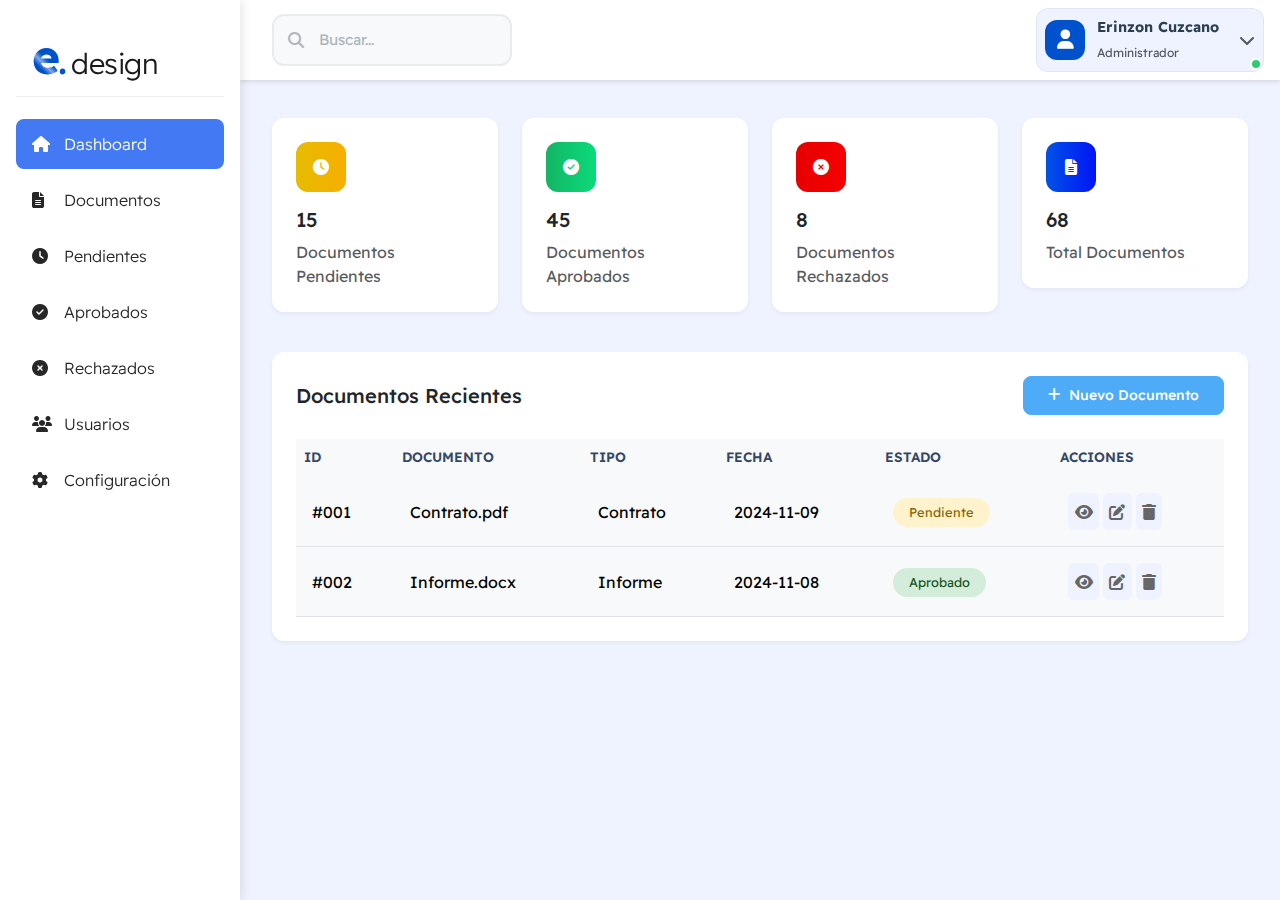
<file: dashboard.html>
<!DOCTYPE html>
<html lang="es">

<head>
    <meta charset="UTF-8">
    <meta name="viewport" content="width=device-width, initial-scale=1.0">
    <title>Dashboard - Sistema de Gestión</title>
    <link href="https://cdnjs.cloudflare.com/ajax/libs/bootstrap/5.3.2/css/bootstrap.min.css" rel="stylesheet">
    <link href="https://cdnjs.cloudflare.com/ajax/libs/font-awesome/6.4.2/css/all.min.css" rel="stylesheet">
    <link rel="stylesheet" href="assets/css/styles.css">
    <link rel="stylesheet" href="assets/css/dashboard.css">
</head>

<body>
    <!-- Sidebar -->
    <div class="sidebar" id="sidebar">
        <div class="sidebar-logo">
            <div class="logo">
                <span class="e-letter" style="font-size: 3rem;">e</span>
                <span class="dot" style="font-size: 2.5rem;">.</span>
                <span class="design-text" style="font-size: 1.8rem;">design</span>
            </div>
        </div>
        <nav class="nav flex-column sidebar-menu">
            <a class="nav-link active" href="#dashboard">
                <i class="fas fa-home"></i>
                Dashboard
            </a>
            <a class="nav-link" href="#documents">
                <i class="fas fa-file-alt"></i>
                Documentos
            </a>
            <a class="nav-link" href="#pending">
                <i class="fas fa-clock"></i>
                Pendientes
            </a>
            <a class="nav-link" href="#approved">
                <i class="fas fa-check-circle"></i>
                Aprobados
            </a>
            <a class="nav-link" href="#rejected">
                <i class="fas fa-times-circle"></i>
                Rechazados
            </a>
            <a class="nav-link" href="#users">
                <i class="fas fa-users"></i>
                Usuarios
            </a>
            <a class="nav-link" href="#settings">
                <i class="fas fa-cog"></i>
                Configuración
            </a>
        </nav>
    </div>

    <!-- Main Content -->
    <div class="main-content">
        <!-- Top Navigation -->
        <div class="top-nav">
            <button class="btn btn-primary d-md-none" id="toggleSidebar">
                <i class="fas fa-bars"></i>
            </button>
            <div class="search-bar">
                <i class="fas fa-search"></i>
                <input type="text" class="form-control" placeholder="Buscar...">
            </div>
            <div class="user-menu">
                <div class="user-profile" data-bs-toggle="dropdown" aria-expanded="false">
                    <div class="user-avatar">
                        <!-- Si tienes una imagen de usuario -->
                        <!-- <img src="path/to/avatar.jpg" alt="User Avatar" class="img-fluid"> -->
                        <!-- Si no tienes imagen -->
                        <i class="fas fa-user"></i>
                        <div class="user-status"></div>
                    </div>
                    <div class="user-info">
                        <div class="fw-bold">Erinzon Cuzcano</div>
                        <small class="text-muted">Administrador</small>
                    </div>
                    <i class="fas fa-chevron-down ms-2 text-muted"></i>
                </div>

                <!-- User Dropdown Menu -->
                <div class="dropdown-menu">
                    <div class="dropdown-header px-3 py-2">
                        <div class="text-muted fs-7">Bienvenido</div>
                        <div class="fw-bold">Erinzon Cuzcano</div>
                    </div>
                    <div class="dropdown-divider"></div>
                    <a class="dropdown-item" href="#profile">
                        <i class="fas fa-user-circle"></i>
                        Mi Perfil
                    </a>
                    <a class="dropdown-item" href="#messages">
                        <i class="fas fa-envelope"></i>
                        Mensajes
                        <span class="badge bg-primary rounded-pill ms-auto">3</span>
                    </a>
                    <a class="dropdown-item" href="#tasks">
                        <i class="fas fa-tasks"></i>
                        Tareas
                        <span class="badge bg-warning rounded-pill ms-auto">5</span>
                    </a>
                    <a class="dropdown-item" href="#settings">
                        <i class="fas fa-cog"></i>
                        Configuración
                    </a>
                    <div class="dropdown-divider"></div>
                    <a class="dropdown-item" href="#" id="logoutBtn">
                        <i class="fas fa-sign-out-alt"></i>
                        Cerrar Sesión
                    </a>
                </div>
            </div>
        </div>

        <!-- Dashboard Content -->
        <div class="container-fluid">
            <!-- Stats Cards -->
            <div class="row">
                <div class="col-md-3">
                    <div class="stats-card">
                        <div class="stats-icon stats-pending">
                            <i class="fas fa-clock"></i>
                        </div>
                        <h3 class="fs-5">15</h3>
                        <p class="text-muted mb-0">Documentos Pendientes</p>
                    </div>
                </div>
                <div class="col-md-3">
                    <div class="stats-card">
                        <div class="stats-icon stats-approved">
                            <i class="fas fa-check-circle"></i>
                        </div>
                        <h3 class="fs-5">45</h3>
                        <p class="text-muted mb-0">Documentos Aprobados</p>
                    </div>
                </div>
                <div class="col-md-3">
                    <div class="stats-card">
                        <div class="stats-icon stats-rejected">
                            <i class="fas fa-times-circle"></i>
                        </div>
                        <h3 class="fs-5">8</h3>
                        <p class="text-muted mb-0">Documentos Rechazados</p>
                    </div>
                </div>
                <div class="col-md-3">
                    <div class="stats-card">
                        <div class="stats-icon stats-total">
                            <i class="fas fa-file-alt"></i>
                        </div>
                        <h3 class="fs-5">68</h3>
                        <p class="text-muted mb-0">Total Documentos</p>
                    </div>
                </div>
            </div>

            <!-- Recent Documents Table -->
            <div class="documents-table mt-4">
                <div class="d-flex justify-content-between align-items-center mb-4">
                    <h5 class="mb-0">Documentos Recientes</h5>
                    <button class="btn btn-primary btn-sm">
                        <i class="fas fa-plus me-2"></i>Nuevo Documento
                    </button>
                </div>
                <div class="table-responsive">
                    <table class="table">
                        <thead>
                            <tr>
                                <th>ID</th>
                                <th>Documento</th>
                                <th>Tipo</th>
                                <th>Fecha</th>
                                <th>Estado</th>
                                <th>Acciones</th>
                            </tr>
                        </thead>
                        <tbody>
                            <tr>
                                <td>#001</td>
                                <td>Contrato.pdf</td>
                                <td>Contrato</td>
                                <td>2024-11-09</td>
                                <td>
                                    <span class="status-badge status-pending">Pendiente</span>
                                </td>
                                <td>
                                    <button class="action-btn" title="Ver">
                                        <i class="fas fa-eye"></i>
                                    </button>
                                    <button class="action-btn" title="Editar">
                                        <i class="fas fa-edit"></i>
                                    </button>
                                    <button class="action-btn" title="Eliminar">
                                        <i class="fas fa-trash"></i>
                                    </button>
                                </td>
                            </tr>
                            <tr>
                                <td>#002</td>
                                <td>Informe.docx</td>
                                <td>Informe</td>
                                <td>2024-11-08</td>
                                <td>
                                    <span class="status-badge status-approved">Aprobado</span>
                                </td>
                                <td>
                                    <button class="action-btn" title="Ver">
                                        <i class="fas fa-eye"></i>
                                    </button>
                                    <button class="action-btn" title="Editar">
                                        <i class="fas fa-edit"></i>
                                    </button>
                                    <button class="action-btn" title="Eliminar">
                                        <i class="fas fa-trash"></i>
                                    </button>
                                </td>
                            </tr>
                        </tbody>
                    </table>
                </div>
            </div>
        </div>
    </div>
    <script src="https://cdnjs.cloudflare.com/ajax/libs/bootstrap/5.3.2/js/bootstrap.bundle.min.js"></script>
    <script src="assets/js/dashboard.js"></script>


</body>
</file>
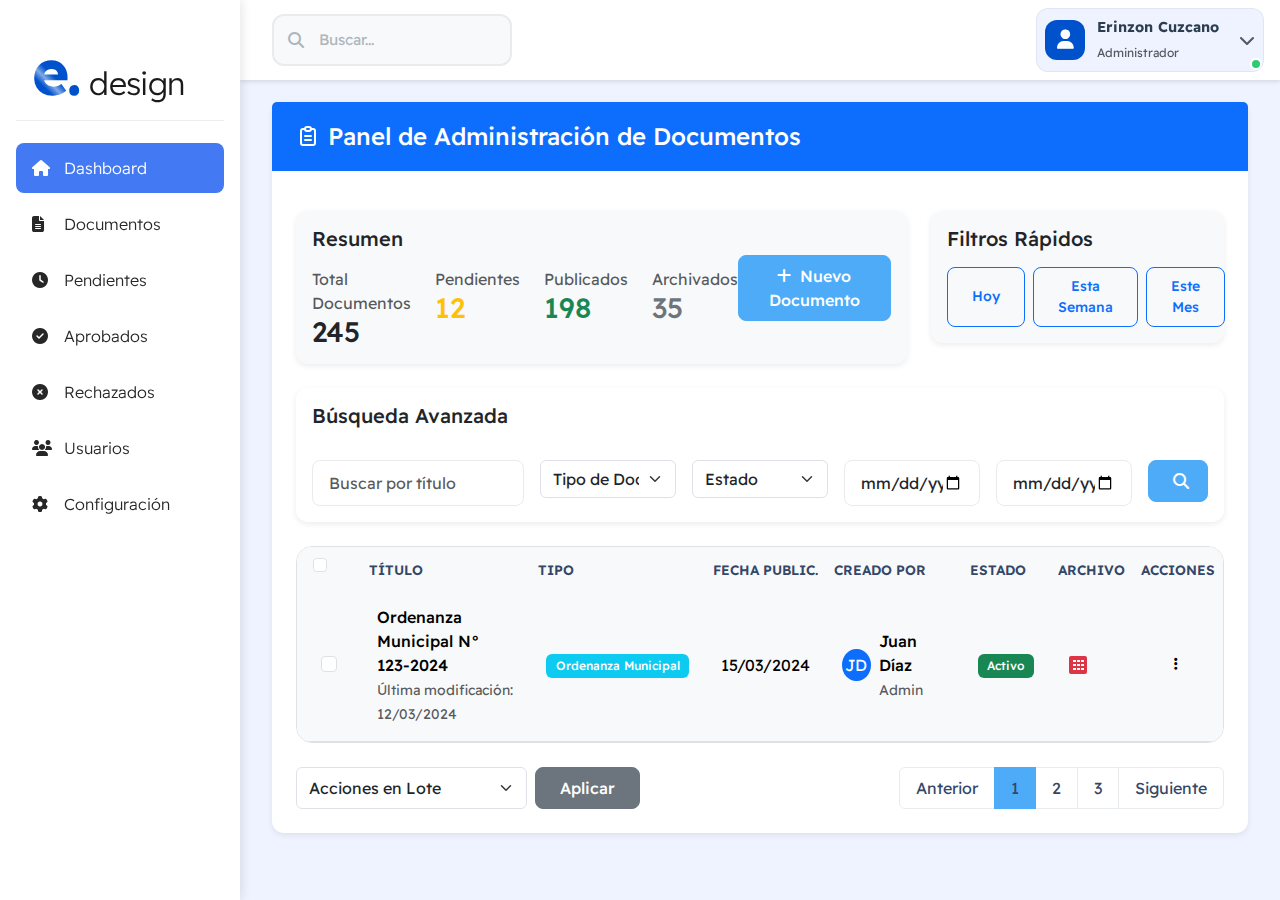
<file: documents-admin.html>
<!DOCTYPE html>
<html lang="es">

<head>
    <meta charset="UTF-8">
    <meta name="viewport" content="width=device-width, initial-scale=1.0">
    <title>Dashboard - Sistema de Gestión</title>
    <link href="https://cdnjs.cloudflare.com/ajax/libs/bootstrap/5.3.2/css/bootstrap.min.css" rel="stylesheet">
    <link href="https://cdnjs.cloudflare.com/ajax/libs/font-awesome/6.4.2/css/all.min.css" rel="stylesheet">
    <link rel="stylesheet" href="assets/css/styles.css">
    <link rel="stylesheet" href="assets/css/dashboard.css">
</head>

<body>
    <!-- Sidebar -->
    <div class="sidebar" id="sidebar">
        <div class="sidebar-logo">
            <div class="logo">
                <span class="e-letter" style="font-size: 4rem;">e</span>
                <span class="dot">.</span>
                <span class="design-text" style="font-size: 2rem;">design</span>
            </div>
        </div>
        <nav class="nav flex-column">
            <a class="nav-link active" href="#dashboard">
                <i class="fas fa-home"></i>
                Dashboard
            </a>
            <a class="nav-link" href="#documents">
                <i class="fas fa-file-alt"></i>
                Documentos
            </a>
            <a class="nav-link" href="#pending">
                <i class="fas fa-clock"></i>
                Pendientes
            </a>
            <a class="nav-link" href="#approved">
                <i class="fas fa-check-circle"></i>
                Aprobados
            </a>
            <a class="nav-link" href="#rejected">
                <i class="fas fa-times-circle"></i>
                Rechazados
            </a>
            <a class="nav-link" href="#users">
                <i class="fas fa-users"></i>
                Usuarios
            </a>
            <a class="nav-link" href="#settings">
                <i class="fas fa-cog"></i>
                Configuración
            </a>
        </nav>
    </div>

    <!-- Main Content -->
    <div class="main-content">
        <!-- Top Navigation -->
        <div class="top-nav">
            <button class="btn btn-primary d-md-none" id="toggleSidebar">
                <i class="fas fa-bars"></i>
            </button>
            <div class="search-bar">
                <i class="fas fa-search"></i>
                <input type="text" class="form-control" placeholder="Buscar...">
            </div>
            <div class="user-menu">
                <div class="user-profile" data-bs-toggle="dropdown" aria-expanded="false">
                    <div class="user-avatar">
                        <!-- Si tienes una imagen de usuario -->
                        <!-- <img src="path/to/avatar.jpg" alt="User Avatar" class="img-fluid"> -->
                        <!-- Si no tienes imagen -->
                        <i class="fas fa-user"></i>
                        <div class="user-status"></div>
                    </div>
                    <div class="user-info">
                        <div class="fw-bold">Erinzon Cuzcano</div>
                        <small class="text-muted">Administrador</small>
                    </div>
                    <i class="fas fa-chevron-down ms-2 text-muted"></i>
                </div>

                <!-- User Dropdown Menu -->
                <div class="dropdown-menu">
                    <div class="dropdown-header px-3 py-2">
                        <div class="text-muted fs-7">Bienvenido</div>
                        <div class="fw-bold">Erinzon Cuzcano</div>
                    </div>
                    <div class="dropdown-divider"></div>
                    <a class="dropdown-item" href="#profile">
                        <i class="fas fa-user-circle"></i>
                        Mi Perfil
                    </a>
                    <a class="dropdown-item" href="#messages">
                        <i class="fas fa-envelope"></i>
                        Mensajes
                        <span class="badge bg-primary rounded-pill ms-auto">3</span>
                    </a>
                    <a class="dropdown-item" href="#tasks">
                        <i class="fas fa-tasks"></i>
                        Tareas
                        <span class="badge bg-warning rounded-pill ms-auto">5</span>
                    </a>
                    <a class="dropdown-item" href="#settings">
                        <i class="fas fa-cog"></i>
                        Configuración
                    </a>
                    <div class="dropdown-divider"></div>
                    <a class="dropdown-item" href="#" id="logoutBtn">
                        <i class="fas fa-sign-out-alt"></i>
                        Cerrar Sesión
                    </a>
                </div>
            </div>
        </div>

        <!-- Dashboard Content -->
        <div class="container-fluid">
            <!-- Panel de Administración de Documentos -->
            <div class="card">
                <div class="card-header bg-primary">
                    <h4 class="mb-0 text-white d-flex align-items-center">
                        <svg xmlns="http://www.w3.org/2000/svg" width="24" height="24" viewBox="0 0 24 24" fill="none"
                            stroke="currentColor" stroke-width="2" stroke-linecap="round" stroke-linejoin="round"
                            class="me-2">
                            <path stroke="none" d="M0 0h24v24H0z" fill="none" />
                            <path
                                d="M9 5h-2a2 2 0 0 0 -2 2v12a2 2 0 0 0 2 2h10a2 2 0 0 0 2 -2v-12a2 2 0 0 0 -2 -2h-2" />
                            <path d="M9 3m0 2a2 2 0 0 1 2 -2h2a2 2 0 0 1 2 2v0a2 2 0 0 1 -2 2h-2a2 2 0 0 1 -2 -2z" />
                            <path d="M9 12h6" />
                            <path d="M9 16h6" />
                        </svg>
                        Panel de Administración de Documentos
                    </h4>
                </div>
                <div class="card-body p-4">
                    <!-- Controles superiores -->
                    <div class="row mb-4">
                        <div class="col-md-8">
                            <div class="card bg-light">
                                <div class="card-body p-3">
                                    <div class="d-flex justify-content-between align-items-center">
                                        <div>
                                            <h5 class="card-title mb-0">Resumen</h5>
                                            <div class="d-flex gap-4 mt-3">
                                                <div>
                                                    <span class="d-block text-muted">Total Documentos</span>
                                                    <h3 class="mb-0">245</h3>
                                                </div>
                                                <div>
                                                    <span class="d-block text-muted">Pendientes</span>
                                                    <h3 class="mb-0 text-warning">12</h3>
                                                </div>
                                                <div>
                                                    <span class="d-block text-muted">Publicados</span>
                                                    <h3 class="mb-0 text-success">198</h3>
                                                </div>
                                                <div>
                                                    <span class="d-block text-muted">Archivados</span>
                                                    <h3 class="mb-0 text-secondary">35</h3>
                                                </div>
                                            </div>
                                        </div>
                                        <button class="btn btn-primary" data-bs-toggle="modal"
                                            data-bs-target="#newDocumentModal">
                                            <i class="fas fa-plus me-2"></i>Nuevo Documento
                                        </button>
                                    </div>
                                </div>
                            </div>
                        </div>
                        <div class="col-md-4">
                            <div class="card bg-light">
                                <div class="card-body p-3">
                                    <h5 class="card-title">Filtros Rápidos</h5>
                                    <div class="d-flex gap-2 mt-3">
                                        <button class="btn btn-outline-primary btn-sm">Hoy</button>
                                        <button class="btn btn-outline-primary btn-sm">Esta Semana</button>
                                        <button class="btn btn-outline-primary btn-sm">Este Mes</button>
                                    </div>
                                </div>
                            </div>
                        </div>
                    </div>

                    <!-- Búsqueda Avanzada -->
                    <div class="card mb-4">
                        <div class="card-body">
                            <h5 class="card-title mb-3">Búsqueda Avanzada</h5>
                            <form id="adminSearchForm" class="row g-3">
                                <div class="col-md-3">
                                    <input type="text" class="form-control" placeholder="Buscar por título">
                                </div>
                                <div class="col-md-2">
                                    <select class="form-select">
                                        <option value="">Tipo de Documento</option>
                                        <option value="1">Acuerdo Concejo</option>
                                        <option value="2">Decretos Municipal</option>
                                        <option value="3">Ordenanza Municipal</option>
                                        <option value="4">Resolución Alcaldía</option>
                                    </select>
                                </div>
                                <div class="col-md-2">
                                    <select class="form-select">
                                        <option value="">Estado</option>
                                        <option value="1">Activo</option>
                                        <option value="2">Pendiente</option>
                                        <option value="3">Archivado</option>
                                        <option value="4">Eliminado</option>
                                    </select>
                                </div>
                                <div class="col-md-2">
                                    <input type="date" class="form-control" placeholder="Fecha desde">
                                </div>
                                <div class="col-md-2">
                                    <input type="date" class="form-control" placeholder="Fecha hasta">
                                </div>
                                <div class="col-md-1">
                                    <button type="submit" class="btn btn-primary w-100">
                                        <i class="fas fa-search"></i>
                                    </button>
                                </div>
                            </form>
                        </div>
                    </div>

                    <!-- Tabla de Documentos -->
                    <div class="table-responsive border rounded-4">
                        <table class="table mb-0 align-middle">
                            <thead class="bg-light">
                                <tr>
                                    <th class="border-0">
                                        <div class="form-check ms-2">
                                            <input class="form-check-input" type="checkbox" id="selectAll">
                                        </div>
                                    </th>
                                    <th class="border-0">Título</th>
                                    <th class="border-0">Tipo</th>
                                    <th class="border-0">Fecha Public.</th>
                                    <th class="border-0">Creado Por</th>
                                    <th class="border-0">Estado</th>
                                    <th class="border-0">Archivo</th>
                                    <th class="border-0">Acciones</th>
                                </tr>
                            </thead>
                            <tbody>
                                <tr>
                                    <td>
                                        <div class="form-check ms-2">
                                            <input class="form-check-input" type="checkbox">
                                        </div>
                                    </td>
                                    <td class="text-wrap" style="max-width: 200px;">
                                        <p class="mb-0 fw-medium">Ordenanza Municipal N° 123-2024</p>
                                        <small class="text-muted">Última modificación: 12/03/2024</small>
                                    </td>
                                    <td>
                                        <span class="badge bg-info text-white">Ordenanza Municipal</span>
                                    </td>
                                    <td>15/03/2024</td>
                                    <td>
                                        <div class="d-flex align-items-center">
                                            <div class="bg-primary rounded-circle d-flex align-items-center justify-content-center text-white"
                                                style="width: 32px; height: 32px;">
                                                JD
                                            </div>
                                            <div class="ms-2">
                                                <p class="mb-0 fw-medium">Juan Díaz</p>
                                                <small class="text-muted">Admin</small>
                                            </div>
                                        </div>
                                    </td>
                                    <td>
                                        <span class="badge bg-success">Activo</span>
                                    </td>
                                    <td>
                                        <a href="#" class="text-danger">
                                            <svg xmlns="http://www.w3.org/2000/svg" width="24" height="24"
                                                viewBox="0 0 24 24">
                                                <path fill="currentColor"
                                                    d="M19 3H5c-1.1 0-2 .9-2 2v14c0 1.1.9 2 2 2h14c1.1 0 2-.9 2-2V5c0-1.1-.9-2-2-2m-9 14H7v-2h3v2m0-4H7v-2h3v2m0-4H7V7h3v2m4 8h-3v-2h3v2m0-4h-3v-2h3v2m0-4h-3V7h3v2m4 8h-3v-2h3v2m0-4h-3v-2h3v2m0-4h-3V7h3v2z" />
                                            </svg>
                                        </a>
                                    </td>
                                    <td>
                                        <div class="dropdown">
                                            <button class="btn btn-light btn-sm" type="button"
                                                data-bs-toggle="dropdown">
                                                <i class="fas fa-ellipsis-v"></i>
                                            </button>
                                            <ul class="dropdown-menu">
                                                <li><a class="dropdown-item" href="#"><i
                                                            class="fas fa-edit me-2"></i>Editar</a>
                                                </li>
                                                <li><a class="dropdown-item" href="#"><i class="fas fa-eye me-2"></i>Ver
                                                        Detalles</a></li>
                                                <li><a class="dropdown-item" href="#"><i
                                                            class="fas fa-history me-2"></i>Ver
                                                        Historial</a></li>
                                                <li>
                                                    <hr class="dropdown-divider">
                                                </li>
                                                <li><a class="dropdown-item text-danger" href="#"><i
                                                            class="fas fa-trash me-2"></i>Eliminar</a></li>
                                            </ul>
                                        </div>
                                    </td>
                                </tr>
                                <!-- Más filas aquí... -->
                            </tbody>
                        </table>
                    </div>

                    <!-- Paginación y Acciones en Lote -->
                    <div class="d-flex justify-content-between align-items-center mt-4">
                        <div class="d-flex gap-2">
                            <select class="form-select" style="width: auto;">
                                <option value="">Acciones en Lote</option>
                                <option value="archive">Archivar Seleccionados</option>
                                <option value="delete">Eliminar Seleccionados</option>
                                <option value="export">Exportar Seleccionados</option>
                            </select>
                            <button class="btn btn-secondary">Aplicar</button>
                        </div>
                        <nav aria-label="Page navigation">
                            <ul class="pagination mb-0">
                                <li class="page-item"><a class="page-link" href="#">Anterior</a></li>
                                <li class="page-item active"><a class="page-link" href="#">1</a></li>
                                <li class="page-item"><a class="page-link" href="#">2</a></li>
                                <li class="page-item"><a class="page-link" href="#">3</a></li>
                                <li class="page-item"><a class="page-link" href="#">Siguiente</a></li>
                            </ul>
                        </nav>
                    </div>
                </div>
            </div>

            <!-- Modal para Nuevo Documento -->
            <div class="modal fade" id="newDocumentModal" tabindex="-1">
                <div class="modal-dialog modal-lg">
                    <div class="modal-content">
                        <div class="modal-header">
                            <h5 class="modal-title">Crear Nuevo Documento</h5>
                            <button type="button" class="btn-close" data-bs-dismiss="modal"></button>
                        </div>
                        <div class="modal-body">
                            <form id="newDocumentForm">
                                <div class="row g-3">
                                    <div class="col-md-6">
                                        <label class="form-label">Título del Documento</label>
                                        <input type="text" class="form-control" required>
                                    </div>
                                    <div class="col-md-6">
                                        <label class="form-label">Tipo de Documento</label>
                                        <select class="form-select" required>
                                            <option value="">Seleccionar...</option>
                                            <option>Acuerdo Concejo</option>
                                            <option>Decretos Municipal</option>
                                            <option>Ordenanza Municipal</option>
                                            <option>Resolución Alcaldía</option>
                                        </select>
                                    </div>
                                    <div class="col-12">
                                        <label class="form-label">Descripción</label>
                                        <textarea class="form-control" rows="3"></textarea>
                                    </div>
                                    <div class="col-md-6">
                                        <label class="form-label">Fecha de Publicación</label>
                                        <input type="date" class="form-control">
                                    </div>
                                    <div class="col-md-6">
                                        <label class="form-label">Estado</label>
                                        <select class="form-select">
                                            <option>Borrador</option>
                                            <option>Pendiente de Revisión</option>
                                            <option>Publicado</option>
                                        </select>
                                    </div>
                                    <div class="col-12">
                                        <label class="form-label">Archivo</label>
                                        <input type="file" class="form-control" accept=".pdf,.doc,.docx">
                                    </div>
                                    <div class="col-12">
                                        <div class="form-check">
                                            <input class="form-check-input" type="checkbox" id="notifyUsers">
                                            <label class="form-check-label" for="notifyUsers">
                                                Notificar a los usuarios sobre este nuevo documento
                                            </label>
                                        </div>
                                    </div>
                                </div>
                            </form>
                        </div>
                        <div class="modal-footer">
                            <button type="button" class="btn btn-secondary" data-bs-dismiss="modal">Cancelar</button>
                            <button type="button" class="btn btn-primary">Guardar Documento</button>
                        </div>
                    </div>
                </div>
            </div>
        </div>
    </div>
    <script src="https://cdnjs.cloudflare.com/ajax/libs/bootstrap/5.3.2/js/bootstrap.bundle.min.js"></script>
    <script src="assets/js/dashboard.js"></script>


</body>
</file>
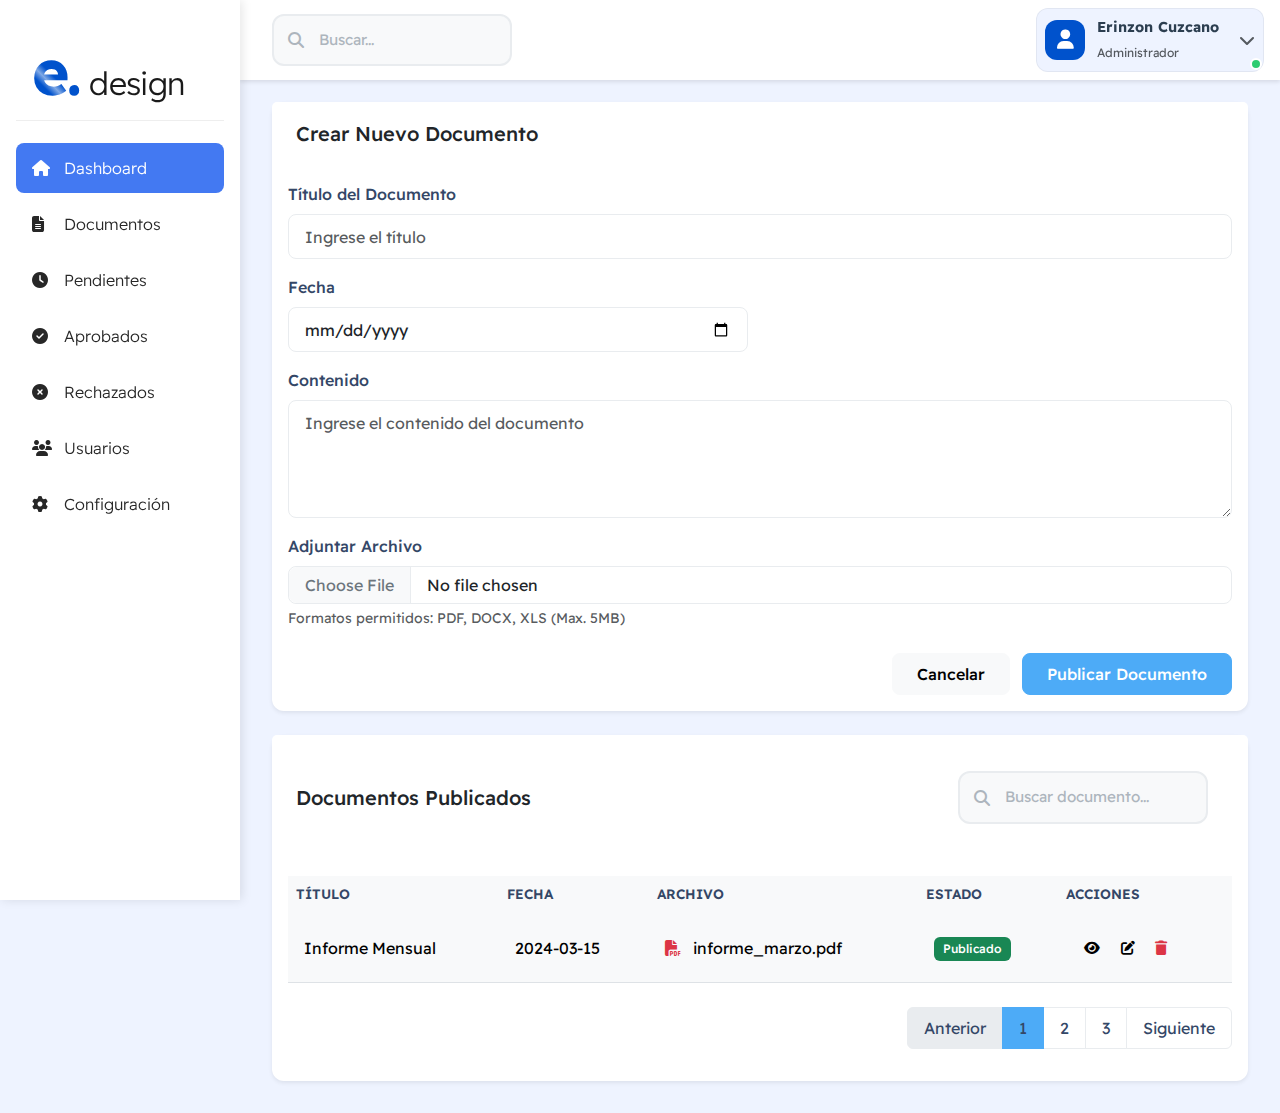
<file: documents.html>
<!DOCTYPE html>
<html lang="es">

<head>
    <meta charset="UTF-8">
    <meta name="viewport" content="width=device-width, initial-scale=1.0">
    <title>Dashboard - Sistema de Gestión</title>
    <link href="https://cdnjs.cloudflare.com/ajax/libs/bootstrap/5.3.2/css/bootstrap.min.css" rel="stylesheet">
    <link href="https://cdnjs.cloudflare.com/ajax/libs/font-awesome/6.4.2/css/all.min.css" rel="stylesheet">
    <link rel="stylesheet" href="assets/css/styles.css">
    <link rel="stylesheet" href="assets/css/dashboard.css">
</head>

<body>
    <!-- Sidebar -->
    <div class="sidebar" id="sidebar">
        <div class="sidebar-logo">
            <div class="logo">
                <span class="e-letter" style="font-size: 4rem;">e</span>
                <span class="dot">.</span>
                <span class="design-text" style="font-size: 2rem;">design</span>
            </div>
        </div>
        <nav class="nav flex-column">
            <a class="nav-link active" href="#dashboard">
                <i class="fas fa-home"></i>
                Dashboard
            </a>
            <a class="nav-link" href="#documents">
                <i class="fas fa-file-alt"></i>
                Documentos
            </a>
            <a class="nav-link" href="#pending">
                <i class="fas fa-clock"></i>
                Pendientes
            </a>
            <a class="nav-link" href="#approved">
                <i class="fas fa-check-circle"></i>
                Aprobados
            </a>
            <a class="nav-link" href="#rejected">
                <i class="fas fa-times-circle"></i>
                Rechazados
            </a>
            <a class="nav-link" href="#users">
                <i class="fas fa-users"></i>
                Usuarios
            </a>
            <a class="nav-link" href="#settings">
                <i class="fas fa-cog"></i>
                Configuración
            </a>
        </nav>
    </div>

    <!-- Main Content -->
    <div class="main-content">
        <!-- Top Navigation -->
        <div class="top-nav">
            <button class="btn btn-primary d-md-none" id="toggleSidebar">
                <i class="fas fa-bars"></i>
            </button>
            <div class="search-bar">
                <i class="fas fa-search"></i>
                <input type="text" class="form-control" placeholder="Buscar...">
            </div>
            <div class="user-menu">
                <div class="user-profile" data-bs-toggle="dropdown" aria-expanded="false">
                    <div class="user-avatar">
                        <!-- Si tienes una imagen de usuario -->
                        <!-- <img src="path/to/avatar.jpg" alt="User Avatar" class="img-fluid"> -->
                        <!-- Si no tienes imagen -->
                        <i class="fas fa-user"></i>
                        <div class="user-status"></div>
                    </div>
                    <div class="user-info">
                        <div class="fw-bold">Erinzon Cuzcano</div>
                        <small class="text-muted">Administrador</small>
                    </div>
                    <i class="fas fa-chevron-down ms-2 text-muted"></i>
                </div>

                <!-- User Dropdown Menu -->
                <div class="dropdown-menu">
                    <div class="dropdown-header px-3 py-2">
                        <div class="text-muted fs-7">Bienvenido</div>
                        <div class="fw-bold">Erinzon Cuzcano</div>
                    </div>
                    <div class="dropdown-divider"></div>
                    <a class="dropdown-item" href="#profile">
                        <i class="fas fa-user-circle"></i>
                        Mi Perfil
                    </a>
                    <a class="dropdown-item" href="#messages">
                        <i class="fas fa-envelope"></i>
                        Mensajes
                        <span class="badge bg-primary rounded-pill ms-auto">3</span>
                    </a>
                    <a class="dropdown-item" href="#tasks">
                        <i class="fas fa-tasks"></i>
                        Tareas
                        <span class="badge bg-warning rounded-pill ms-auto">5</span>
                    </a>
                    <a class="dropdown-item" href="#settings">
                        <i class="fas fa-cog"></i>
                        Configuración
                    </a>
                    <div class="dropdown-divider"></div>
                    <a class="dropdown-item" href="#" id="logoutBtn">
                        <i class="fas fa-sign-out-alt"></i>
                        Cerrar Sesión
                    </a>
                </div>
            </div>
        </div>

        <!-- Dashboard Content -->
        <div class="container-fluid">
            <!-- Formulario de Creación de Documentos -->
            <div class="card shadow-sm">
                <div class="card-header bg-white">
                    <h5 class="card-title mb-0">Crear Nuevo Documento</h5>
                </div>
                <div class="card-body">
                    <form>
                        <div class="mb-3">
                            <label for="docTitle" class="form-label">Título del Documento</label>
                            <input type="text" class="form-control" id="docTitle" placeholder="Ingrese el título">
                        </div>

                        <div class="row mb-3">
                            <div class="col-md-6">
                                <label for="docDate" class="form-label">Fecha</label>
                                <input type="date" class="form-control" id="docDate">
                            </div>
                        </div>

                        <div class="mb-3">
                            <label for="docContent" class="form-label">Contenido</label>
                            <textarea class="form-control" id="docContent" rows="4"
                                placeholder="Ingrese el contenido del documento"></textarea>
                        </div>

                        <div class="mb-4">
                            <label class="form-label">Adjuntar Archivo</label>
                            <div class="input-group">
                                <input type="file" class="form-control" id="docFile">
                            </div>
                            <div class="form-text">Formatos permitidos: PDF, DOCX, XLS (Max. 5MB)</div>
                        </div>

                        <div class="text-end">
                            <button type="button" class="btn btn-light me-2">Cancelar</button>
                            <button type="submit" class="btn btn-primary">Publicar Documento</button>
                        </div>
                    </form>
                </div>
            </div>

            <!-- Tabla de Documentos -->
            <div class="card shadow-sm mt-4">
                <div class="card-header bg-white d-flex justify-content-between align-items-center">
                    <h5 class="card-title mb-0">Documentos Publicados</h5>
                    <div class="search-bar" style="width: 250px;">
                        <i class="fas fa-search"></i>
                        <input type="text" class="form-control" placeholder="Buscar documento...">
                    </div>
                </div>
                <div class="card-body">
                    <div class="table-responsive">
                        <table class="table table-hover">
                            <thead class="table-light">
                                <tr>
                                    <th>Título</th>
                                    <th>Fecha</th>
                                    <th>Archivo</th>
                                    <th>Estado</th>
                                    <th>Acciones</th>
                                </tr>
                            </thead>
                            <tbody>
                                <tr>
                                    <td>Informe Mensual</td>
                                    <td>2024-03-15</td>
                                    <td>
                                        <i class="fas fa-file-pdf text-danger me-2"></i>
                                        informe_marzo.pdf
                                    </td>
                                    <td><span class="badge bg-success">Publicado</span></td>
                                    <td>
                                        <div class="btn-group">
                                            <button type="button" class="btn btn-sm btn-light" title="Ver">
                                                <i class="fas fa-eye"></i>
                                            </button>
                                            <button type="button" class="btn btn-sm btn-light" title="Editar">
                                                <i class="fas fa-edit"></i>
                                            </button>
                                            <button type="button" class="btn btn-sm btn-light" title="Eliminar">
                                                <i class="fas fa-trash text-danger"></i>
                                            </button>
                                        </div>
                                    </td>
                                </tr>
                                <!-- Más filas de ejemplo -->
                            </tbody>
                        </table>
                    </div>

                    <!-- Paginación -->
                    <nav aria-label="Page navigation" class="mt-4">
                        <ul class="pagination justify-content-end">
                            <li class="page-item disabled">
                                <a class="page-link" href="#" tabindex="-1">Anterior</a>
                            </li>
                            <li class="page-item active"><a class="page-link" href="#">1</a></li>
                            <li class="page-item"><a class="page-link" href="#">2</a></li>
                            <li class="page-item"><a class="page-link" href="#">3</a></li>
                            <li class="page-item">
                                <a class="page-link" href="#">Siguiente</a>
                            </li>
                        </ul>
                    </nav>
                </div>
            </div>
        </div>
    </div>
    <script src="https://cdnjs.cloudflare.com/ajax/libs/bootstrap/5.3.2/js/bootstrap.bundle.min.js"></script>
    <script src="assets/js/dashboard.js"></script>


</body>
</file>
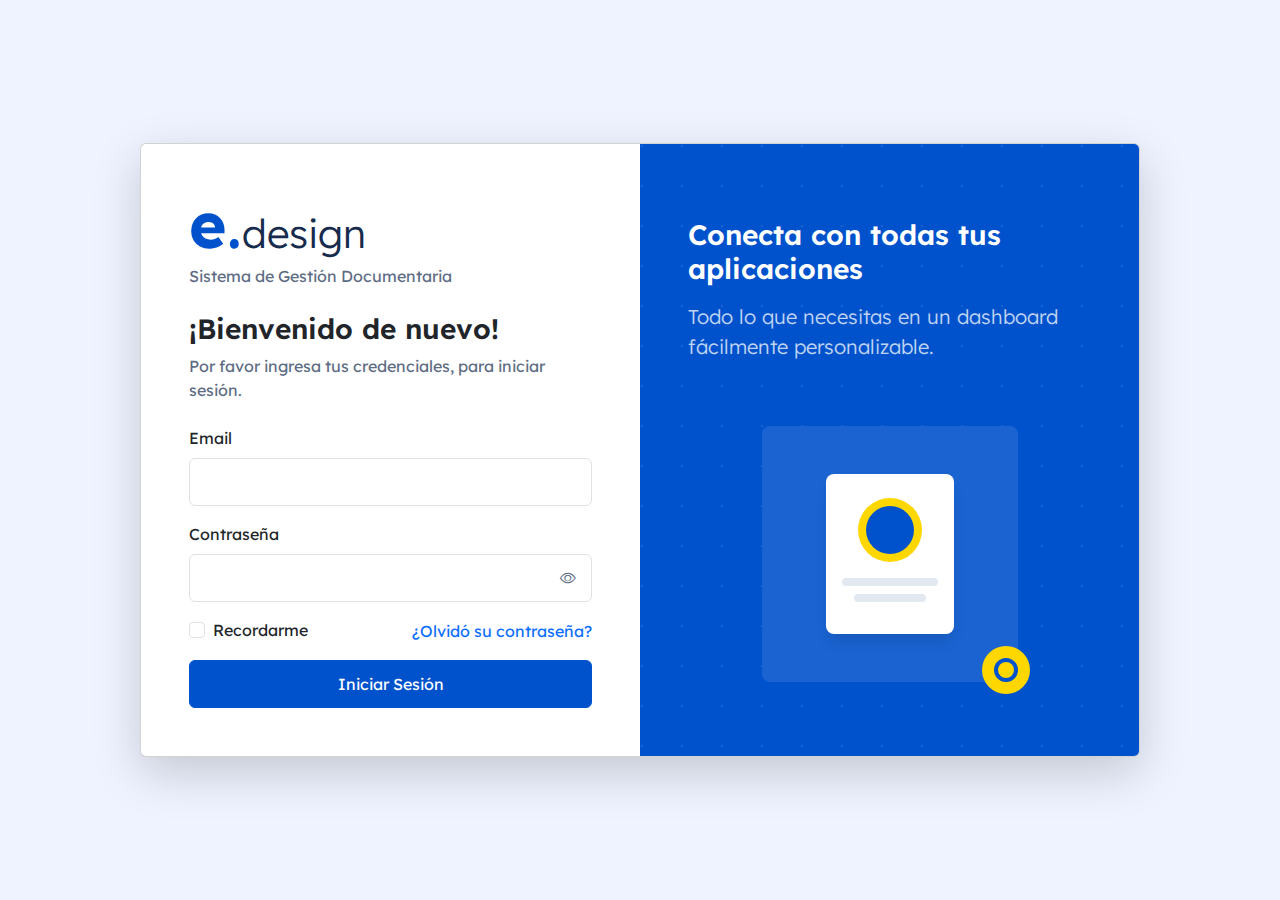
<file: login2.html>
<!DOCTYPE html>
<html lang="es">
<head>
    <meta charset="UTF-8">
    <meta name="viewport" content="width=device-width, initial-scale=1.0">
    <title>e.design - Iniciar Sesión</title>
    <link href="https://cdn.jsdelivr.net/npm/bootstrap@5.3.2/dist/css/bootstrap.min.css" rel="stylesheet">
    <link href="https://cdn.jsdelivr.net/npm/bootstrap-icons@1.11.1/font/bootstrap-icons.css" rel="stylesheet">
    <style>
        @import url('https://fonts.googleapis.com/css2?family=Lexend+Deca:wght@300;400;500;600;700&display=swap');

        :root {
            --primary-color: #0052CC;
            --secondary-color: #0065FF;
            --text-color: #172B4D;
        }

        body {
            font-family: 'Lexend Deca', sans-serif;
            background-color: #EEF3FF;
            color: var(--text-color);
            min-height: 100vh;
            display: flex;
            align-items: center;
            justify-content: center;
            padding: 20px;
        }

        .card {
            width: 100%;
            max-width: 1000px;
            overflow: hidden;
            margin: 0;
        }

        .logo-text {
            font-size: 4rem;
            font-weight: 700;
            color: var(--primary-color);
            line-height: 1;
        }

        .logo-dot {
            font-size: 4rem;
            color: var(--primary-color);
            line-height: 1;
        }

        .logo-design {
            font-size: 2.5rem;
            color: var(--text-color);
            font-weight: 300;
            line-height: 1;
        }

        .subtitle {
            color: #5E6C84;
        }

        .form-control {
            height: 48px;
        }

        .btn-primary {
            background-color: var(--primary-color);
            border-color: var(--primary-color);
            height: 48px;
        }

        .btn-primary:hover {
            background-color: #0747A6;
            border-color: #0747A6;
        }

        .password-toggle {
            position: absolute;
            right: 10px;
            top: 50%;
            transform: translateY(-50%);
            background: none;
            border: none;
            color: #5E6C84;
        }

        .info-panel {
            background-color: var(--primary-color);
            position: relative;
            overflow: hidden;
        }

        .info-panel::before {
            content: '';
            position: absolute;
            inset: 0;
            opacity: 0.1;
            background-image: radial-gradient(circle at 2px 2px, white 1px, transparent 0);
            background-size: 40px 40px;
        }

        .illustration {
            width: 256px;
            height: 256px;
            position: relative;
        }

        .illustration::before {
            content: '';
            position: absolute;
            inset: 0;
            background: rgba(255, 255, 255, 0.1);
            backdrop-filter: blur(4px);
            border-radius: 0.5rem;
        }

        .illustration-inner {
            position: absolute;
            top: 50%;
            left: 50%;
            transform: translate(-50%, -50%);
            width: 128px;
            height: 160px;
            background: white;
            border-radius: 0.5rem;
            box-shadow: 0 10px 15px -3px rgba(0, 0, 0, 0.1);
            display: flex;
            flex-direction: column;
            align-items: center;
            justify-content: center;
            padding: 1rem;
        }

        .illustration-circle {
            width: 64px;
            height: 64px;
            background: #FFD700;
            border-radius: 50%;
            display: flex;
            align-items: center;
            justify-content: center;
            margin-bottom: 1rem;
        }

        .illustration-circle-inner {
            width: 48px;
            height: 48px;
            background: var(--primary-color);
            border-radius: 50%;
        }

        .illustration-line {
            width: 100%;
            height: 8px;
            background: #E2E8F0;
            border-radius: 4px;
            margin-bottom: 0.5rem;
        }

        .illustration-line:last-child {
            width: 75%;
        }

        .illustration-check {
            position: absolute;
            bottom: 0;
            right: 0;
            transform: translate(25%, 25%);
            width: 48px;
            height: 48px;
            background: #FFD700;
            border-radius: 50%;
            display: flex;
            align-items: center;
            justify-content: center;
        }

        .illustration-check-inner {
            width: 24px;
            height: 24px;
            border: 4px solid var(--primary-color);
            border-radius: 50%;
        }

        @media (max-width: 767px) {
            .card {
                max-width: 450px;
            }
        }
    </style>
</head>
<body>
    <div class="card shadow-lg">
        <div class="row g-0">
            <!-- Left Side - Login Form -->
            <div class="col-md-6 p-4 p-md-5">
                <!-- Logo -->
                <div class="mb-4">
                    <div class="d-flex align-items-baseline">
                        <span class="logo-text">e</span>
                        <span class="logo-dot">.</span>
                        <span class="logo-design">design</span>
                    </div>
                    <div class="subtitle mt-2">Sistema de Gestión Documentaria</div>
                </div>

                <!-- Welcome Text -->
                <div class="mb-4">
                    <h1 class="h3 fw-semibold mb-2">¡Bienvenido de nuevo!</h1>
                    <p class="subtitle">Por favor ingresa tus credenciales, para iniciar sesión.</p>
                </div>

                <!-- Login Form -->
                <form>
                    <div class="mb-3">
                        <label for="email" class="form-label">Email</label>
                        <input type="email" class="form-control" id="email" required>
                    </div>
                    <div class="mb-3">
                        <label for="password" class="form-label">Contraseña</label>
                        <div class="position-relative">
                            <input type="password" class="form-control" id="password" required>
                            <button type="button" class="password-toggle" id="passwordToggle">
                                <i class="bi bi-eye"></i>
                            </button>
                        </div>
                    </div>
                    <div class="d-flex justify-content-between align-items-center mb-3">
                        <div class="form-check">
                            <input type="checkbox" class="form-check-input" id="remember">
                            <label class="form-check-label" for="remember">Recordarme</label>
                        </div>
                        <a href="#" class="text-primary text-decoration-none">¿Olvidó su contraseña?</a>
                    </div>
                    <button type="submit" class="btn btn-primary w-100">Iniciar Sesión</button>
                </form>
            </div>

            <!-- Right Side - Info Panel -->
            <div class="col-md-6 info-panel text-white p-4 p-md-5 d-flex flex-column justify-content-center">
                <div class="position-relative z-1">
                    <h2 class="h3 fw-semibold mb-3">Conecta con todas tus aplicaciones</h2>
                    <p class="lead opacity-75">Todo lo que necesitas en un dashboard fácilmente personalizable.</p>
                </div>
                
                <!-- Illustration -->
                <div class="mt-5 d-flex justify-content-center">
                    <div class="illustration">
                        <div class="illustration-inner">
                            <div class="illustration-circle">
                                <div class="illustration-circle-inner"></div>
                            </div>
                            <div class="illustration-line"></div>
                            <div class="illustration-line"></div>
                        </div>
                        <div class="illustration-check">
                            <div class="illustration-check-inner"></div>
                        </div>
                    </div>
                </div>
            </div>
        </div>
    </div>

    <script src="https://cdn.jsdelivr.net/npm/bootstrap@5.3.2/dist/js/bootstrap.bundle.min.js"></script>
    <script>
        document.addEventListener('DOMContentLoaded', function() {
            const passwordInput = document.getElementById('password');
            const passwordToggle = document.getElementById('passwordToggle');

            passwordToggle.addEventListener('click', function() {
                const type = passwordInput.getAttribute('type') === 'password' ? 'text' : 'password';
                passwordInput.setAttribute('type', type);
                this.querySelector('i').classList.toggle('bi-eye');
                this.querySelector('i').classList.toggle('bi-eye-slash');
            });
        });
    </script>
</body>
</html>
</file>
<file: assets/css/styles.css>
@import url('https://fonts.googleapis.com/css2?family=Lexend+Deca:wght@100..900&display=swap');
@import url('https://fonts.googleapis.com/css2?family=Readex+Pro:wght@160..700&display=swap');

:root {
  --primary-blue: #0052CC;
  --light-gray: #eef3ff;
  --sidebar-width: 240px;
  --topbar-height: 60px;
  --sidebar-color: #fff;
  --nav-link-color: #272727;
  --nav-link-hover: #4379F2;
  --nav-link-text-color-hover: #fff;
}

body {
  font-family: "Readex Pro", sans-serif;
  font-optical-sizing: auto;
  background-color: var(--light-gray);

}

/* logo */

.logo {
  position: relative;
  font-family: 'Lexend Deca', sans-serif;
  text-decoration: none;
  display: flex;
  align-items: baseline;
  
}

.e-letter {
  font-size: 6rem;
  font-weight: 700;
  color: #0052CC;
  line-height: 1;
  margin-right: 0.05em;
  position: relative;
  transition: all 0.3s ease;
}

.e-letter::before {
  content: '';
  position: absolute;
  top: 0;
  left: 0;
  width: 100%;
  height: 100%;
  background: linear-gradient(45deg,
      transparent 45%,
      rgba(255, 255, 255, 0.5) 50%,
      transparent 55%);
  background-size: 200% 200%;
  animation: shine 3s infinite;
}

@keyframes shine {
  0% {
    background-position: 200% 0;
  }

  100% {
    background-position: -200% 0;
  }
}

.dot {
  font-size: 4.5rem;
  color: #0052CC;
  line-height: 1;
  margin-right: 0.1em;
  margin-left: -0.1em;
}

.design-text {
  font-size: 3rem;
  color: #1A1A1A;
  font-weight: 300;
  line-height: 1;
  letter-spacing: -0.02em;
}

.logo:hover .e-letter {
  transform: scale(1.02);
}

@media (max-width: 768px) {
  .e-letter {
    font-size: 7rem;
  }

  .dot,
  .design-text {
    font-size: 3.5rem;
  }
}

@media (max-width: 480px) {
  .e-letter {
    font-size: 5rem;
  }

  .dot,
  .design-text {
    font-size: 2.5rem;
  }
}

.logo-text {
  font-family: 'Lexend Deca', sans-serif;
  font-weight: 300;
  font-size: 1rem;
  color: #6c757d;
  margin-bottom: 1.5rem;
}

/* end Logo */
</file>
<file: assets/css/dashboard.css>
/* Dashboard */
/* Sidebar Styles */
/* Ajustamos la transición del sidebar */
.sidebar {
    width: var(--sidebar-width);
    background: var(--sidebar-color);
    height: 100vh;
    position: fixed;
    left: 0;
    top: 0;
    padding: 1rem;
    box-shadow: 2px 0 10px rgba(0, 0, 0, 0.1);
    z-index: 1000;
    transition: transform 0.3s ease;
}

.sidebar.hidden {
    transform: translateX(-100%);
}

.sidebar-logo {
    padding: 1rem;
    align-items: center;
    border-bottom: 1px solid #eee;
    margin-bottom: 1rem;
}


.nav-item {
    margin-bottom: 0.5rem;
}

.nav-link {
    color: var(--nav-link-color);
    font-weight: 300;
    padding: 0.8rem 1rem;
    margin-top: 0.4rem;
    border-radius: 8px;
    display: flex;
    align-items: center;
    gap: 0.75rem;
    transition: all 0.3s ease;
}

.nav-link:hover,
.nav-link.active {
    background-color: var(--nav-link-hover);
    color: var(--nav-link-text-color-hover);
}

.nav-link i {
    width: 20px;
}

/* Main Content */
.main-content {
    margin-left: var(--sidebar-width);
    margin-top: 70px;
    /* Agregamos un margen superior igual a la altura del top-nav */
    padding: 1rem;
    transition: margin-left 0.3s ease;
    position: relative;
}

/* Container dentro del main-content */
.container-fluid {
    padding: 1rem;
}

/* Ajustamos la posición del top-nav cuando el sidebar está oculto */
.main-content.shifted .top-nav {
    left: 0;
}

/* Top Navigation */
.top-nav {
    background: white;
    padding: 1rem;
    position: fixed;
    top: 0;
    right: 0;
    left: var(--sidebar-width);
    height: 80px;
    /* Definimos una altura fija */
    z-index: 999;
    border-radius: 0;
    margin-bottom: 0;
    display: flex;
    justify-content: space-between;
    align-items: center;
    box-shadow: 0 2px 4px rgba(0, 0, 0, 0.1);
    transition: left 0.3s ease;
}

/* Estilos modernos para la barra de búsqueda */
.search-bar {
    position: relative;
    width: 240px;
    margin: 1rem;
}

.search-bar input {
    padding: 0.8rem 1rem 0.8rem 2.8rem;
    background: #f8f9fa;
    border: 2px solid #e9ecef;
    border-radius: 12px;
    font-size: 0.95rem;
    transition: all 0.3s ease;
    width: 100%;
}

.search-bar input:focus {
    background: #ffffff;
    border-color: #4dabf7;
    box-shadow: 0 0 0 4px rgba(77, 171, 247, 0.1);
    outline: none;
}

.search-bar input::placeholder {
    color: #adb5bd;
    font-size: 0.95rem;
}

.search-bar i {
    position: absolute;
    left: 1rem;
    top: 50%;
    transform: translateY(-50%);
    color: #adb5bd;
    transition: color 0.3s ease;
}

.search-bar input:focus+i,
.search-bar input:focus~i {
    color: #2723e6;
}

/* Efecto hover */
.search-bar input:hover {
    border-color: #ced4da;
    background: #ffffff;
}

/* User Menu */
/* Estilos para el menú de usuario */
.user-menu {
    position: relative;
}

.user-profile {
    display: flex;
    align-items: center;
    padding: 0.5rem;
    border-radius: 12px;
    cursor: pointer;
    transition: all 0.3s ease;
    background: var(--light-gray);
    border: 1px solid rgba(0, 0, 0, 0.05);
}

.user-profile:hover {
    background: #f8f9fa;
}

.user-avatar {
    width: 40px;
    height: 40px;
    border-radius: 12px;
    background: var(--primary-blue);
    color: white;
    display: flex;
    align-items: center;
    justify-content: center;
    margin-right: 12px;
    font-size: 1.2rem;
}

.user-info {
    margin-right: 12px;
}

.user-info .fw-bold {
    color: #2c3e50;
    font-size: 0.9rem;
}

.user-info .text-muted {
    font-size: 0.75rem;
    color: #95a5a6;
}

/* Estilos para el menú desplegable */
.dropdown-menu {
    position: absolute;
    top: 100%;
    right: 0;
    margin-top: 0.8 rem;
    background: white;
    border-radius: 12px;
    border: none;
    box-shadow: 0 4px 20px rgba(0, 0, 0, 0.1);
    padding: 0.5rem;
    min-width: 220px;
    opacity: 0;
    visibility: hidden;
    transform: translateY(10px);
    transition: all 0.3s ease;
}

.dropdown-menu.show {
    opacity: 1;
    visibility: visible;
    transform: translateY(0);
}

.dropdown-item {
    padding: 0.8rem 1rem;
    color: #2c3e50;
    border-radius: 8px;
    display: flex;
    align-items: center;
    font-size: 0.9rem;
    transition: all 0.2s ease;
}

.dropdown-item:hover {
    background: var(--light-gray);
    color: var(--primary-blue);
}

.dropdown-item i {
    margin-right: 10px;
    width: 20px;
    text-align: center;
    font-size: 1rem;
    color: #95a5a6;
    transition: color 0.2s ease;
}

.dropdown-item:hover i {
    color: var(--primary-blue);
}

.dropdown-divider {
    margin: 0.5rem 0;
    border-color: #f0f0f0;
}

/* Indicador de estado en línea */
.user-status {
    width: 12px;
    height: 12px;
    background: #2ecc71;
    border-radius: 50%;
    position: absolute;
    bottom: 2px;
    right: 2px;
    border: 2px solid white;
}

/* Animación para el ícono de chevron */
.fa-chevron-down {
    transition: transform 0.3s ease;
}

.user-profile[aria-expanded="true"] .fa-chevron-down {
    transform: rotate(180deg);
}

/* Stats Cards */
.row {
    margin-top: 1rem;
}

/* Responsive adjustments */
@media (max-width: 768px) {
    .main-content {
        margin-left: 0;
    }

    .main-content.shifted {
        margin-left: var(--sidebar-width);
    }

    .top-nav {
        left: 0;
    }

    .top-nav.shifted {
        left: var(--sidebar-width);
    }
}

/* Stats Cards ajustados */
.stats-card {
    background: white;
    border-radius: 12px;
    padding: 1.5rem;
    margin-bottom: 1rem;
    box-shadow: 0 2px 4px rgba(0, 0, 0, 0.05);
}

.stats-card:hover {
    transform: translateY(-4px);
    box-shadow: 0 5px 15px rgba(0, 0, 0, 0.1);
}

.stats-icon {
    width: 50px;
    height: 50px;
    border-radius: 12px;
    display: flex;
    align-items: center;
    justify-content: center;
    margin-bottom: 1rem;
    color: white;
}

.stats-pending {
    background: linear-gradient(90deg, rgba(230, 188, 0, 1) 0%, rgba(247, 174, 0, 1) 100%);
}

.stats-approved {
    background: linear-gradient(90deg, rgba(19, 181, 100, 1) 0%, rgba(10, 219, 122, 1) 100%);
}

.stats-rejected {
    background: linear-gradient(90deg, rgba(230, 0, 0, 1) 0%, rgba(247, 0, 0, 1) 100%);
}

.stats-total {
    background: linear-gradient(90deg, rgba(0, 82, 230, 1) 0%, rgba(0, 21, 247, 1) 100%);
}

/* Documents Table ajustada */
.documents-table {
    background: white;
    border-radius: 12px;
    padding: 1.5rem;
    margin-top: 1.5rem;
    box-shadow: 0 2px 4px rgba(0, 0, 0, 0.05);
}

.table {
    margin-bottom: 0;
}

.table th {
    border-top: none;
    font-weight: 600;
    color: #666;
}

.status-badge {
    padding: 0.4rem 1rem;
    border-radius: 50px;
    font-size: 0.8rem;
}

.status-pending {
    background: #fff3cd;
    color: #856404;
}

.status-approved {
    background: #d4edda;
    color: #155724;
}

.status-rejected {
    background: #f8d7da;
    color: #721c24;
}

.action-btn {
    padding: 0.4rem;
    border-radius: 6px;
    background: var(--light-gray);
    border: none;
    color: #666;
    transition: all 0.3s ease;
}

.action-btn:hover {
    background: var(--primary-blue);
    color: white;
}



@media (max-width: 768px) {
    .sidebar {
        transform: translateX(-100%);
        z-index: 1000;
    }

    .sidebar.visible {
        transform: translateX(0);
    }

    .main-content {
        margin-left: 0;
    }

    .main-content.shifted {
        margin-left: var(--sidebar-width);
    }
}

.table {
    --bs-table-bg: #f8f9fa;
    --bs-table-striped-bg: #f0f0f0;
    --bs-table-hover-bg: #e9ecef;
}

.btn-primary {
    --bs-btn-bg: #007bff;
    --bs-btn-border-color: #007bff;
    --bs-btn-hover-bg: #0056b3;
    --bs-btn-hover-border-color: #0056b3;
}

.btn-danger {
    --bs-btn-bg: #dc3545;
    --bs-btn-border-color: #dc3545;
    --bs-btn-hover-bg: #b02a37;
    --bs-btn-hover-border-color: #b02a37;
}

/* Estilos personalizados */
.card {
    border: none;
    border-radius: 12px;
}

.card-header {
    border-bottom: 1px solid rgba(0, 0, 0, .08);
    padding: 1rem 1.5rem;
}

.form-label {
    font-weight: 500;
    color: #344767;
}

.form-control {
    padding: 0.6rem 1rem;
    border: 1px solid #e9ecef;
    border-radius: 8px;
    transition: all 0.2s ease;
}

.form-control:focus {
    border-color: #4dabf7;
    box-shadow: 0 0 0 4px rgba(77, 171, 247, 0.1);
}

.btn {
    padding: 0.5rem 1.5rem;
    border-radius: 8px;
    font-weight: 500;
}

.btn-primary {
    background-color: #4dabf7;
    border-color: #4dabf7;
}

.btn-primary:hover {
    background-color: #3d8fd8;
    border-color: #3d8fd8;
}

.table thead th {
    font-weight: 600;
    color: #344767;
    border-bottom: 2px solid #f8f9fa;
}

.table td {
    vertical-align: middle;
    padding: 1rem;
}

.badge {
    padding: 0.5em 0.8em;
    font-weight: 500;
}

.btn-group .btn {
    padding: 0.4rem 0.6rem;
}

.pagination .page-link {
    padding: 0.5rem 1rem;
    color: #344767;
    border: 1px solid #e9ecef;
}

.pagination .page-item.active .page-link {
    background-color: #4dabf7;
    border-color: #4dabf7;
}

/* Estilos para el input file */
.input-group .form-control[type="file"] {
    padding: 0.4rem 1rem;
}

.input-group .form-control[type="file"]::-webkit-file-upload-button {
    padding: 0.375rem 1rem;
    margin: -0.375rem -1rem;
    margin-right: 1rem;
    color: #6c757d;
    background-color: #f8f9fa;
    border: 0;
    border-right: 1px solid #e9ecef;
    border-radius: 8px 0 0 8px;
    transition: all 0.2s ease;
}

/* Estilos personalizados para el panel de administración */
.card {
    border: none;
    box-shadow: 0 2px 6px rgba(0, 0, 0, 0.08);
}

.card-header {
    border-bottom: none;
    padding: 1.25rem 1.5rem;
}

.table thead th {
    font-weight: 600;
    text-transform: uppercase;
    font-size: 0.85rem;
}
</file>
